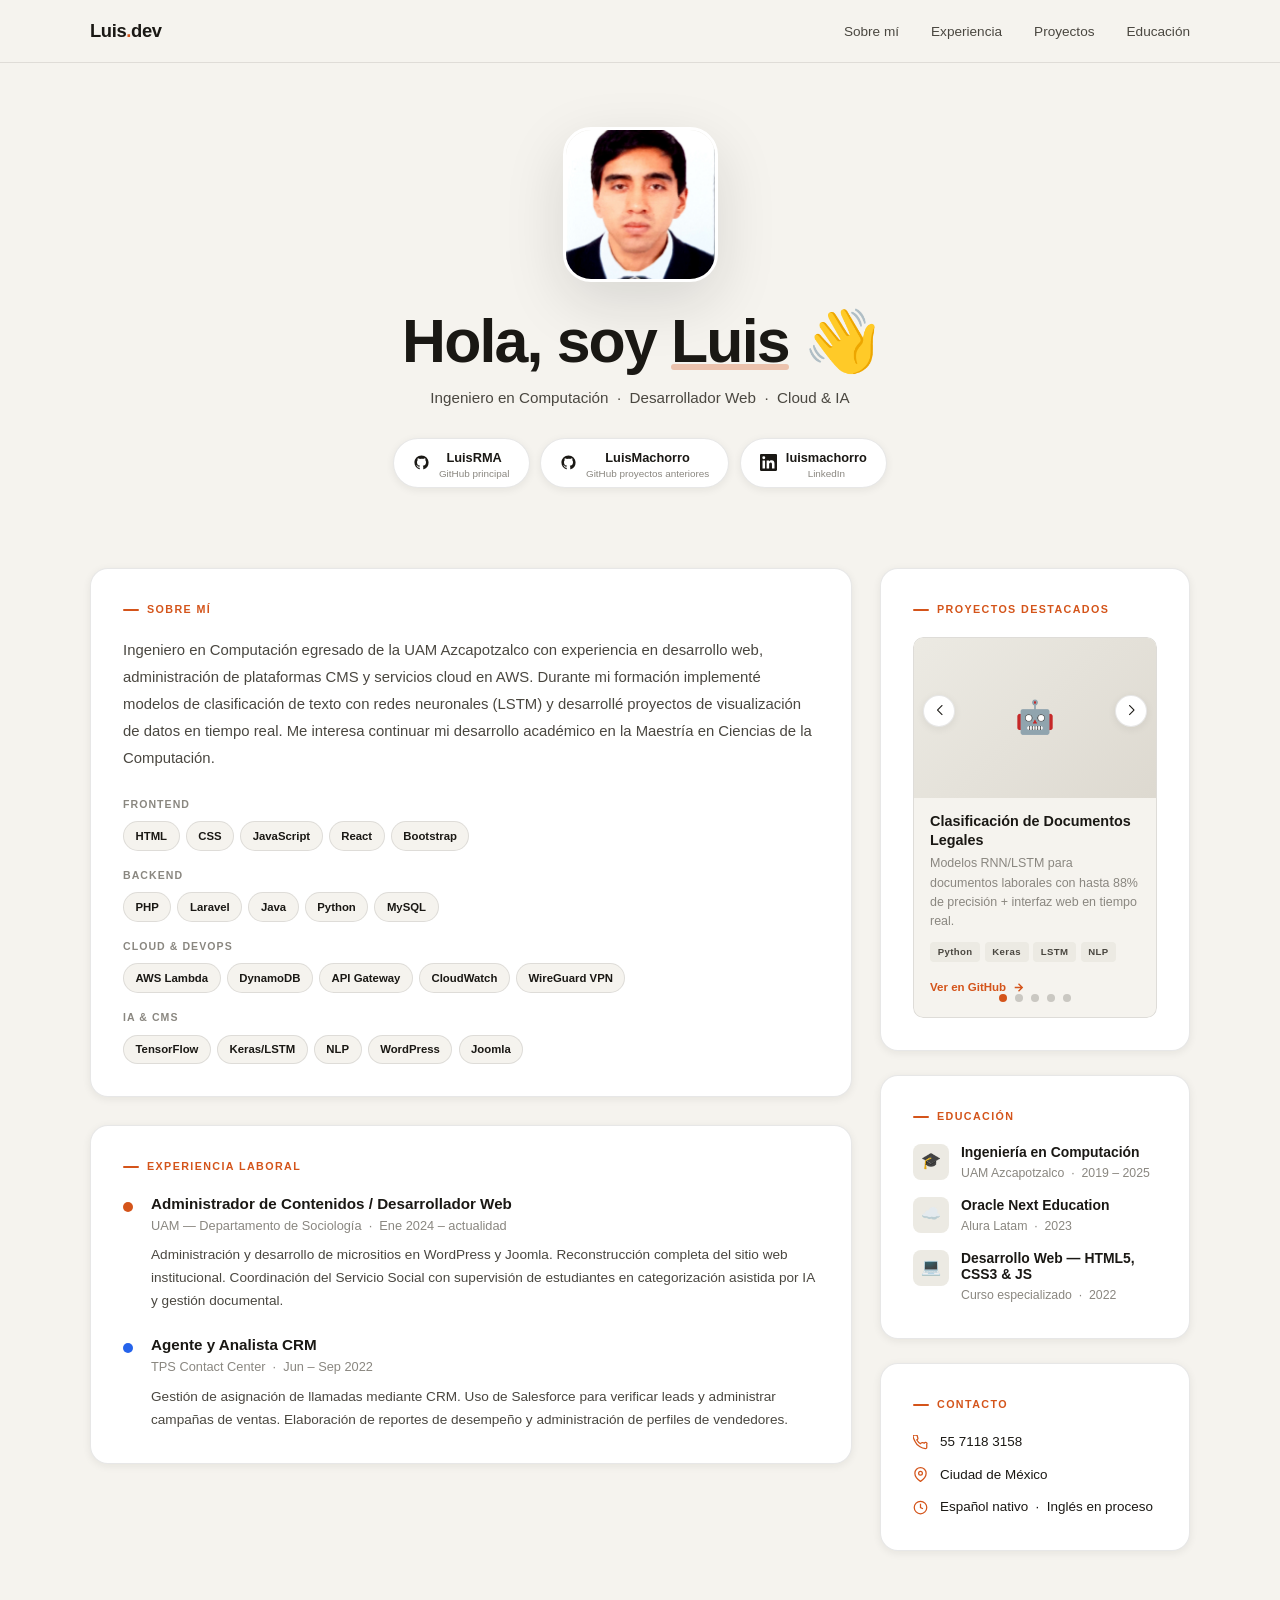
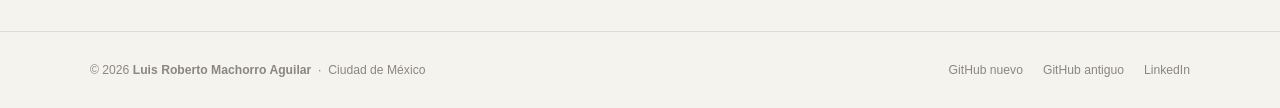
<file: index.html>
<!DOCTYPE html>
<html lang="es">
<head>
  <meta charset="UTF-8" />
  <meta name="viewport" content="width=device-width, initial-scale=1.0" />
  <title>Luis Machorro </title>
  <link rel="preconnect" href="https://fonts.googleapis.com" />
  <link href="https://api.fontshare.com/v2/css?f[]=clash-display@400,600,700&f[]=cabinet-grotesk@300,400,500,700,800&display=swap" rel="stylesheet"/>
  <link rel="stylesheet" href="https://cdn.jsdelivr.net/npm/swiper@11/swiper-bundle.min.css"/>

  <style>
    /* ─── TOKENS ─────────────────────────────── */
    :root {
      --bg:        #f5f3ee;
      --bg2:       #eceae3;
      --ink:       #1a1814;
      --ink2:      #4a4740;
      --ink3:      #8a8780;
      --accent:    #d4541a;
      --accent2:   #2563eb;
      --accent3:   #16a34a;
      --white:     #ffffff;
      --border:    rgba(26,24,20,.10);
      --radius-sm: 10px;
      --radius-md: 18px;
      --radius-lg: 28px;
      --shadow-sm: 0 2px 8px rgba(26,24,20,.07);
      --shadow-md: 0 8px 32px rgba(26,24,20,.10);
      --shadow-lg: 0 20px 60px rgba(26,24,20,.13);
      --font-head: 'Clash Display', 'Cabinet Grotesk', sans-serif;
      --font-body: 'Cabinet Grotesk', sans-serif;
      --t: .25s cubic-bezier(.4,0,.2,1);
    }

    *, *::before, *::after { box-sizing: border-box; margin: 0; padding: 0; }
    html   { scroll-behavior: smooth; }
    body   {
      background: var(--bg);
      color: var(--ink);
      font-family: var(--font-body);
      font-weight: 400;
      line-height: 1.65;
      min-height: 100vh;
    }
    a  { text-decoration: none; color: inherit; }
    ul { list-style: none; }

    .container {
      width: min(1100px, 100% - 3rem);
      margin-inline: auto;
    }

    /* ─── NAV ────────────────────────────────── */
    header {
      position: sticky; top: 0; z-index: 90;
      background: rgba(245,243,238,.9);
      backdrop-filter: blur(14px);
      border-bottom: 1px solid var(--border);
    }
    .nav-inner {
      display: flex;
      justify-content: space-between;
      align-items: center;
      padding: 1rem 0;
    }
    .nav-logo {
      font-family: var(--font-head);
      font-weight: 700;
      font-size: 1.15rem;
      letter-spacing: -.02em;
    }
    .nav-logo span { color: var(--accent); }

    .nav-links {
      display: flex; gap: 2rem; align-items: center;
    }
    .nav-links a {
      font-size: .85rem; font-weight: 500;
      color: var(--ink2);
      transition: color var(--t);
      position: relative;
    }
    .nav-links a::after {
      content: ''; position: absolute;
      left: 0; bottom: -3px;
      width: 0; height: 2px;
      background: var(--accent);
      transition: width var(--t); border-radius: 2px;
    }
    .nav-links a:hover { color: var(--accent); }
    .nav-links a:hover::after { width: 100%; }

    .nav-toggle {
      display: none; flex-direction: column; gap: 5px;
      cursor: pointer; padding: .4rem;
      border: none; background: transparent;
    }
    .nav-toggle span {
      display: block; width: 24px; height: 2px;
      background: var(--ink); border-radius: 2px;
      transition: all var(--t);
    }

    /* ─── HERO ───────────────────────────────── */
    .hero {
      padding: 4rem 0 2rem;
      text-align: center;
    }

    .hero-photo-wrap {
      width: 155px; height: 155px;
      margin: 0 auto 1.75rem;
      border-radius: var(--radius-lg);
      overflow: hidden;
      border: 3px solid var(--white);
      box-shadow: var(--shadow-lg);
      background: var(--bg2);
      animation: floatIn .8s cubic-bezier(.34,1.56,.64,1) both;
    }
    .photo-placeholder {
      width: 100%; height: 100%;
      display: flex; flex-direction: column;
      align-items: center; justify-content: center;
      gap: .4rem; color: var(--ink3);
      font-size: .75rem; font-weight: 500;
      text-align: center; padding: 1rem;
      border: 2px dashed var(--border);
      border-radius: var(--radius-lg);
      cursor: pointer; transition: all var(--t);
    }
    .photo-placeholder:hover { border-color: var(--accent); color: var(--accent); }
    .photo-placeholder svg { width: 34px; height: 34px; opacity: .35; }
    #photoImg { display:none; width:100%; height:100%; object-fit:cover; }

    .hero-greeting {
      font-family: var(--font-head);
      font-size: clamp(2.2rem, 5.5vw, 3.8rem);
      font-weight: 700;
      letter-spacing: -.03em;
      line-height: 1.05;
      margin-bottom: .65rem;
      animation: slideUp .7s .15s cubic-bezier(.34,1.2,.64,1) both;
    }
    .hero-greeting em {
      font-style: normal; position: relative; display: inline-block;
    }
    .hero-greeting em::after {
      content: ''; position: absolute;
      left: 0; bottom: 4px;
      width: 100%; height: 6px;
      background: var(--accent); border-radius: 3px;
      z-index: -1; opacity: .3;
    }
    .hero-role {
      font-size: .95rem; color: var(--ink2);
      font-weight: 400; margin-bottom: 1.75rem;
      animation: slideUp .7s .25s cubic-bezier(.34,1.2,.64,1) both;
    }

    /* ─── SOCIAL ROW ──────────────────────────── */
    .social-row {
      display: flex;
      justify-content: center;
      flex-wrap: wrap;
      gap: .65rem;
      padding-bottom: 3rem;
      animation: slideUp .7s .35s cubic-bezier(.34,1.2,.64,1) both;
    }
    .social-pill {
      display: flex; align-items: center; gap: .55rem;
      padding: .55rem 1.2rem;
      border-radius: 100px;
      border: 1.5px solid var(--border);
      background: var(--white);
      box-shadow: var(--shadow-sm);
      font-size: .8rem; font-weight: 600;
      color: var(--ink);
      transition: all var(--t);
    }
    .social-pill:hover { transform: translateY(-3px); box-shadow: var(--shadow-md); }
    .social-pill svg { width: 17px; height: 17px; flex-shrink: 0; }
    .social-pill .sub { font-size: .62rem; font-weight: 400; color: var(--ink3); display: block; line-height: 1; }

    .sp-gh1:hover  { background: #f0fdf4; color: var(--accent3); border-color: rgba(22,163,74,.3); }
    .sp-gh2:hover  { background: #f8f8f6; border-color: rgba(26,24,20,.2); }
    .sp-li:hover   { background: #eff6ff; color: var(--accent2); border-color: rgba(37,99,235,.3); }

    /* ─── MAIN GRID ──────────────────────────── */
    /* Flexbox + Grid as requested */
    .main-grid {
      display: grid;
      grid-template-columns: 1fr 310px;
      gap: 1.75rem;
      align-items: start;
      padding-bottom: 5rem;
    }

    /* left column uses flex */
    .left-col { display: flex; flex-direction: column; gap: 1.75rem; }

    /* ─── CARDS ──────────────────────────────── */
    .card {
      background: var(--white);
      border-radius: var(--radius-md);
      border: 1px solid var(--border);
      box-shadow: var(--shadow-sm);
      padding: 2rem;
    }
    .card-label {
      font-size: .67rem; font-weight: 700;
      letter-spacing: .13em; text-transform: uppercase;
      color: var(--accent); margin-bottom: 1.1rem;
      display: flex; align-items: center; gap: .5rem;
    }
    .card-label::before {
      content: ''; width: 16px; height: 2px;
      background: currentColor; border-radius: 2px;
    }

    /* ─── ABOUT ───────────────────────────────── */
    .about-text {
      font-size: .93rem; color: var(--ink2);
      line-height: 1.82; margin-bottom: 1.5rem;
    }

    /* skills */
    .skills-wrap { display: flex; flex-direction: column; gap: 1rem; }
    .skill-group-label {
      font-size: .66rem; font-weight: 700;
      letter-spacing: .1em; text-transform: uppercase;
      color: var(--ink3); margin-bottom: .5rem;
    }
    .chips { display: flex; flex-wrap: wrap; gap: .38rem; }
    .chip {
      padding: .28rem .72rem; border-radius: 100px;
      font-size: .71rem; font-weight: 600;
      border: 1.5px solid var(--border);
      background: var(--bg); color: var(--ink);
      transition: all var(--t); cursor: default;
    }
    .chip:hover       { border-color: var(--accent);  color: var(--accent);  background: #fff5f0; }
    .chip.cl:hover    { border-color: var(--accent2); color: var(--accent2); background: #eff6ff; }
    .chip.ai:hover    { border-color: var(--accent3); color: var(--accent3); background: #f0fdf4; }

    /* ─── EXPERIENCE ──────────────────────────── */
    .exp-list { display: flex; flex-direction: column; gap: 1.4rem; }
    .exp-item { display: grid; grid-template-columns: 12px 1fr; gap: .75rem 1rem; }
    .exp-dot {
      width: 10px; height: 10px; border-radius: 50%;
      background: var(--accent); margin-top: .5rem; flex-shrink: 0;
    }
    .exp-role  { font-weight: 700; font-size: .95rem; line-height: 1.25; }
    .exp-co    { font-size: .8rem; color: var(--ink3); margin: .15rem 0 .45rem; }
    .exp-desc  { font-size: .85rem; color: var(--ink2); line-height: 1.7; }

    /* ─── SIDEBAR ─────────────────────────────── */
    .right-col { display: flex; flex-direction: column; gap: 1.5rem; }

    /* projects */
    .proj-list { display: flex; flex-direction: column; gap: .9rem; }
    .proj-item {
      padding: .95rem 1rem;
      border-radius: var(--radius-sm);
      background: var(--bg);
      border: 1px solid var(--border);
      transition: all var(--t);
    }
    .proj-item:hover {
      transform: translateX(5px);
      border-color: rgba(212,84,26,.35);
      background: #fff8f5;
    }
    .proj-name { font-weight: 700; font-size: .86rem; margin-bottom: .2rem; line-height: 1.3; }
    .proj-desc { font-size: .77rem; color: var(--ink3); line-height: 1.55; margin-bottom: .55rem; }
    .proj-stack { display: flex; flex-wrap: wrap; gap: .28rem; }
    .ptag {
      padding: .14rem .48rem; border-radius: 4px;
      font-size: .6rem; font-weight: 700;
      letter-spacing: .04em;
      background: var(--bg2); color: var(--ink2);
    }

    /* education */
    .edu-list { display: flex; flex-direction: column; gap: .85rem; }
    .edu-item  { display: flex; gap: .75rem; align-items: flex-start; }
    .edu-icon  {
      width: 36px; height: 36px; border-radius: 8px;
      background: var(--bg2);
      display: flex; align-items: center; justify-content: center;
      font-size: 1rem; flex-shrink: 0;
    }
    .edu-name   { font-weight: 700; font-size: .87rem; line-height: 1.2; margin-bottom: .15rem; }
    .edu-school { font-size: .77rem; color: var(--ink3); }

    /* contact */
    .contact-list { display: flex; flex-direction: column; gap: .65rem; }
    .contact-row  { display: flex; align-items: center; gap: .75rem; font-size: .84rem; }
    .contact-row svg { width: 15px; height: 15px; color: var(--accent); flex-shrink: 0; }

    /* ─── FOOTER ──────────────────────────────── */
    footer {
      border-top: 1px solid var(--border);
      padding: 1.75rem 0;
    }
    .footer-inner {
      display: flex; justify-content: space-between;
      align-items: center; flex-wrap: wrap; gap: 1rem;
      font-size: .76rem; color: var(--ink3);
    }
    .footer-links { display: flex; gap: 1.25rem; }
    .footer-links a {
      transition: color var(--t);
    }
    .footer-links a:hover { color: var(--ink); }

    /* ─── ANIMATIONS ──────────────────────────── */
    @keyframes floatIn {
      from { opacity:0; transform: scale(.82) translateY(18px); }
      to   { opacity:1; transform: scale(1)  translateY(0); }
    }
    @keyframes slideUp {
      from { opacity:0; transform: translateY(18px); }
      to   { opacity:1; transform: translateY(0); }
    }
    .reveal {
      opacity: 0; transform: translateY(18px);
      transition: opacity .55s ease, transform .55s ease;
    }
    .reveal.visible { opacity:1; transform: translateY(0); }

    /* ─── CARRUSEL ───────────────────────────── */
    .swiper {
      width: 100%;
      border-radius: var(--radius-sm);
      overflow: hidden;
    }
    .swiper-slide {
      background: var(--bg);
      border-radius: var(--radius-sm);
      border: 1px solid var(--border);
      overflow: hidden;
    }
    .slide-img {
      width: 100%;
      height: 160px;
      object-fit: cover;
      display: block;
      background: var(--bg2);
    }
    /* placeholder cuando no hay imagen */
    .slide-img-placeholder {
      width: 100%; height: 160px;
      background: linear-gradient(135deg, var(--bg2) 0%, #ddd9d0 100%);
      display: flex; align-items: center; justify-content: center;
      font-size: 2rem;
    }
    .slide-body { padding: .9rem 1rem 1.1rem; }
    .slide-name { font-weight: 700; font-size: .9rem; margin-bottom: .3rem; line-height: 1.3; }
    .slide-desc { font-size: .78rem; color: var(--ink3); line-height: 1.55; margin-bottom: .65rem; }
    .slide-stack { display: flex; flex-wrap: wrap; gap: .28rem; margin-bottom: .7rem; }
    .slide-link {
      display: inline-flex; align-items: center; gap: .35rem;
      font-size: .72rem; font-weight: 700;
      color: var(--accent); transition: gap var(--t);
    }
    .slide-link:hover { gap: .55rem; }
    .slide-link svg { width: 13px; height: 13px; }

    /* botones swiper */
    .swiper-button-next,
    .swiper-button-prev {
      width: 32px !important; height: 32px !important;
      background: var(--white);
      border-radius: 50%;
      box-shadow: var(--shadow-sm);
      border: 1px solid var(--border);
      color: var(--ink) !important;
      top: 80px !important;
    }
    .swiper-button-next::after,
    .swiper-button-prev::after {
      font-size: .65rem !important; font-weight: 900;
    }
    .swiper-pagination-bullet {
      background: var(--ink3) !important;
      opacity: .4;
    }
    .swiper-pagination-bullet-active {
      background: var(--accent) !important;
      opacity: 1;
    }

    /* ─── RESPONSIVE ──────────────────────────── */
    @media (max-width: 820px) {
      .main-grid { grid-template-columns: 1fr; }
    }
    @media (max-width: 580px) {
      .nav-links {
        display: none; flex-direction: column; gap: 1rem;
        position: absolute; top: 100%; left: 0; right: 0;
        background: rgba(245,243,238,.97);
        backdrop-filter: blur(14px);
        padding: 1.5rem 1.5rem;
        border-bottom: 1px solid var(--border);
        z-index: 80;
      }
      .nav-links.open { display: flex; }
      .nav-toggle     { display: flex; }
      .card           { padding: 1.4rem; }
      .hero-greeting  { font-size: 2rem; }
    }
  </style>
</head>
<body>

<!-- ─── HEADER ─────────────────────────── -->
<header>
  <div class="container">
    <nav class="nav-inner">
      <div class="nav-logo">Luis<span>.</span>dev</div>
      <ul class="nav-links" id="navLinks">
        <li><a href="#sobre-mi">Sobre mí</a></li>
        <li><a href="#experiencia">Experiencia</a></li>
        <li><a href="#proyectos">Proyectos</a></li>
        <li><a href="#educacion">Educación</a></li>
      </ul>
      <button class="nav-toggle" id="navToggle" aria-label="Menú">
        <span></span><span></span><span></span>
      </button>
    </nav>
  </div>
</header>

<!-- ─── HERO ──────────────────────────── -->
<section class="hero">
  <div class="container">

    <!-- FOTO (subible) -->
     <!-- FOTO (subible) -->
    <div class="hero-photo-wrap">
      <img src="Img/yo.jpg" alt="Luis Machorro" style="width:100%; height:100%; object-fit:cover; display:block;" />
    </div>

    <h1 class="hero-greeting">Hola, soy <em>Luis</em> 👋</h1>
    <p class="hero-role">Ingeniero en Computación &nbsp;·&nbsp; Desarrollador Web &nbsp;·&nbsp; Cloud & IA</p>

    <!-- REDES SOCIALES -->
    <div class="social-row">
      <a href="https://github.com/LuisRMA" target="_blank" class="social-pill sp-gh1">
        <svg viewBox="0 0 24 24" fill="currentColor"><path d="M12 2C6.477 2 2 6.484 2 12.017c0 4.425 2.865 8.18 6.839 9.504.5.092.682-.217.682-.483 0-.237-.008-.868-.013-1.703-2.782.605-3.369-1.343-3.369-1.343-.454-1.158-1.11-1.466-1.11-1.466-.908-.62.069-.608.069-.608 1.003.07 1.531 1.032 1.531 1.032.892 1.53 2.341 1.088 2.91.832.092-.647.35-1.088.636-1.338-2.22-.253-4.555-1.113-4.555-4.951 0-1.093.39-1.988 1.029-2.688-.103-.253-.446-1.272.098-2.65 0 0 .84-.27 2.75 1.026A9.564 9.564 0 0112 6.844c.85.004 1.705.115 2.504.337 1.909-1.296 2.747-1.027 2.747-1.027.546 1.379.202 2.398.1 2.651.64.7 1.028 1.595 1.028 2.688 0 3.848-2.339 4.695-4.566 4.943.359.309.678.92.678 1.855 0 1.338-.012 2.419-.012 2.747 0 .268.18.58.688.482A10.019 10.019 0 0022 12.017C22 6.484 17.522 2 12 2z"/></svg>
        <div><span>LuisRMA</span><span class="sub">GitHub principal</span></div>
      </a>

      <a href="https://github.com/LuisMachorro" target="_blank" class="social-pill sp-gh2">
        <svg viewBox="0 0 24 24" fill="currentColor"><path d="M12 2C6.477 2 2 6.484 2 12.017c0 4.425 2.865 8.18 6.839 9.504.5.092.682-.217.682-.483 0-.237-.008-.868-.013-1.703-2.782.605-3.369-1.343-3.369-1.343-.454-1.158-1.11-1.466-1.11-1.466-.908-.62.069-.608.069-.608 1.003.07 1.531 1.032 1.531 1.032.892 1.53 2.341 1.088 2.91.832.092-.647.35-1.088.636-1.338-2.22-.253-4.555-1.113-4.555-4.951 0-1.093.39-1.988 1.029-2.688-.103-.253-.446-1.272.098-2.65 0 0 .84-.27 2.75 1.026A9.564 9.564 0 0112 6.844c.85.004 1.705.115 2.504.337 1.909-1.296 2.747-1.027 2.747-1.027.546 1.379.202 2.398.1 2.651.64.7 1.028 1.595 1.028 2.688 0 3.848-2.339 4.695-4.566 4.943.359.309.678.92.678 1.855 0 1.338-.012 2.419-.012 2.747 0 .268.18.58.688.482A10.019 10.019 0 0022 12.017C22 6.484 17.522 2 12 2z"/></svg>
        <div><span>LuisMachorro</span><span class="sub">GitHub proyectos anteriores</span></div>
      </a>

      <a href="https://linkedin.com/in/luismachorro" target="_blank" class="social-pill sp-li">
        <svg viewBox="0 0 24 24" fill="currentColor"><path d="M20.447 20.452h-3.554v-5.569c0-1.328-.027-3.037-1.852-3.037-1.853 0-2.136 1.445-2.136 2.939v5.667H9.351V9h3.414v1.561h.046c.477-.9 1.637-1.85 3.37-1.85 3.601 0 4.267 2.37 4.267 5.455v6.286zM5.337 7.433a2.062 2.062 0 01-2.063-2.065 2.064 2.064 0 112.063 2.065zm1.782 13.019H3.555V9h3.564v11.452zM22.225 0H1.771C.792 0 0 .774 0 1.729v20.542C0 23.227.792 24 1.771 24h20.451C23.2 24 24 23.227 24 22.271V1.729C24 .774 23.2 0 22.222 0h.003z"/></svg>
        <div><span>luismachorro</span><span class="sub">LinkedIn</span></div>
      </a>
    </div>

  </div>
</section>

<!-- ─── MAIN ───────────────────────────── -->
<main class="container">
  <div class="main-grid">

    <!-- COLUMNA IZQUIERDA (flex) -->
    <div class="left-col">

      <!-- SOBRE MÍ -->
      <div class="card reveal" id="sobre-mi">
        <p class="card-label">Sobre mí</p>
        <p class="about-text">
          Ingeniero en Computación egresado de la UAM Azcapotzalco con experiencia en desarrollo web, administración de plataformas CMS y servicios cloud en AWS. Durante mi formación implementé modelos de clasificación de texto con redes neuronales (LSTM) y desarrollé proyectos de visualización de datos en tiempo real. Me interesa continuar mi desarrollo académico en la Maestría en Ciencias de la Computación.
        </p>
        <div class="skills-wrap">
          <div>
            <div class="skill-group-label">Frontend</div>
            <div class="chips">
              <span class="chip">HTML</span><span class="chip">CSS</span>
              <span class="chip">JavaScript</span><span class="chip">React</span>
              <span class="chip">Bootstrap</span>
            </div>
          </div>
          <div>
            <div class="skill-group-label">Backend</div>
            <div class="chips">
              <span class="chip">PHP</span><span class="chip">Laravel</span>
              <span class="chip">Java</span><span class="chip">Python</span>
              <span class="chip">MySQL</span>
            </div>
          </div>
          <div>
            <div class="skill-group-label">Cloud & DevOps</div>
            <div class="chips">
              <span class="chip cl">AWS Lambda</span><span class="chip cl">DynamoDB</span>
              <span class="chip cl">API Gateway</span><span class="chip cl">CloudWatch</span>
              <span class="chip cl">WireGuard VPN</span>
            </div>
          </div>
          <div>
            <div class="skill-group-label">IA & CMS</div>
            <div class="chips">
              <span class="chip ai">TensorFlow</span><span class="chip ai">Keras/LSTM</span>
              <span class="chip ai">NLP</span><span class="chip">WordPress</span>
              <span class="chip">Joomla</span>
            </div>
          </div>
        </div>
      </div>

      <!-- EXPERIENCIA -->
      <div class="card reveal" id="experiencia">
        <p class="card-label">Experiencia Laboral</p>
        <div class="exp-list">
          <div class="exp-item">
            <div class="exp-dot"></div>
            <div>
              <div class="exp-role">Administrador de Contenidos / Desarrollador Web</div>
              <div class="exp-co">UAM — Departamento de Sociología &nbsp;·&nbsp; Ene 2024 – actualidad</div>
              <div class="exp-desc">Administración y desarrollo de micrositios en WordPress y Joomla. Reconstrucción completa del sitio web institucional. Coordinación del Servicio Social con supervisión de estudiantes en categorización asistida por IA y gestión documental.</div>
            </div>
          </div>
          <div class="exp-item">
            <div class="exp-dot" style="background:var(--accent2)"></div>
            <div>
              <div class="exp-role">Agente y Analista CRM</div>
              <div class="exp-co">TPS Contact Center &nbsp;·&nbsp; Jun – Sep 2022</div>
              <div class="exp-desc">Gestión de asignación de llamadas mediante CRM. Uso de Salesforce para verificar leads y administrar campañas de ventas. Elaboración de reportes de desempeño y administración de perfiles de vendedores.</div>
            </div>
          </div>
        </div>
      </div>

    </div>

    <!-- COLUMNA DERECHA (flex) -->
    <aside class="right-col" id="proyectos">

      <!-- PROYECTOS -->
      <div class="card reveal">
        <p class="card-label">Proyectos Destacados</p>

        <div class="swiper" id="proyectosSwiper">
          <div class="swiper-wrapper">

            <!-- Slide 1 -->
            <div class="swiper-slide">
              <div class="slide-img-placeholder">🤖</div>
              <div class="slide-body">
                <div class="slide-name">Clasificación de Documentos Legales</div>
                <div class="slide-desc">Modelos RNN/LSTM para documentos laborales con hasta 88% de precisión + interfaz web en tiempo real.</div>
                <div class="slide-stack">
                  <span class="ptag">Python</span><span class="ptag">Keras</span>
                  <span class="ptag">LSTM</span><span class="ptag">NLP</span>
                </div>
                <a href="https://github.com/LuisRMA" target="_blank" class="slide-link">
                  Ver en GitHub
                  <svg viewBox="0 0 24 24" fill="none" stroke="currentColor" stroke-width="2.5"><path d="M5 12h14M12 5l7 7-7 7"/></svg>
                </a>
              </div>
            </div>

            <!-- Slide 2 -->
            <div class="swiper-slide">
              <img class="slide-img" src="Img/ambientales.jpg" alt="Visualización de Datos Ambientales">
              <div class="slide-body">
                <div class="slide-name">Visualización de Datos Ambientales</div>
                <div class="slide-desc">Plataforma en tiempo real con sensores Smability, gráficas dinámicas y análisis estadístico en AWS.</div>
                <div class="slide-stack">
                  <span class="ptag">AWS Lambda</span><span class="ptag">DynamoDB</span><span class="ptag">Python</span>
                </div>
                <a href="https://github.com/LuisRMA" target="_blank" class="slide-link">
                  Ver en GitHub
                  <svg viewBox="0 0 24 24" fill="none" stroke="currentColor" stroke-width="2.5"><path d="M5 12h14M12 5l7 7-7 7"/></svg>
                </a>
              </div>
            </div>

            <!-- Slide 3 -->
            <div class="swiper-slide">
              <img class="slide-img" src="Img/sociologia.png" alt="Sitio Institucional — Sociología UAM">
              <div class="slide-body">
                <div class="slide-name">Sitio Institucional — Sociología UAM</div>
                <div class="slide-desc">Reconstrucción completa con directorio interactivo de docentes, animaciones y diseño accesible.</div>
                <div class="slide-stack">
                  <span class="ptag">WordPress</span><span class="ptag">Joomla</span><span class="ptag">JS</span>
                </div>
                <a href="https://github.com/LuisRMA" target="_blank" class="slide-link">
                  Ver en GitHub
                  <svg viewBox="0 0 24 24" fill="none" stroke="currentColor" stroke-width="2.5"><path d="M5 12h14M12 5l7 7-7 7"/></svg>
                </a>
              </div>
            </div>

            <!-- Slide 4 -->
            <div class="swiper-slide">
              <img class="slide-img" src="Img/gym.jpg" alt="Sistema de Gestión de Gimnasio">
              <div class="slide-body">
                <div class="slide-name">Sistema de Gestión de Gimnasio</div>
                <div class="slide-desc">Módulos Laravel: socios, membresías, corte del día, histórico y exportación a Excel.</div>
                <div class="slide-stack">
                  <span class="ptag">PHP</span><span class="ptag">Laravel</span><span class="ptag">MySQL</span>
                </div>
                <a href="https://github.com/LuisRMA" target="_blank" class="slide-link">
                  Ver en GitHub
                  <svg viewBox="0 0 24 24" fill="none" stroke="currentColor" stroke-width="2.5"><path d="M5 12h14M12 5l7 7-7 7"/></svg>
                </a>
              </div>
            </div>

            <!-- Slide 5 -->
            <div class="swiper-slide">
              <div class="slide-img-placeholder">🔒</div>
              <div class="slide-body">
                <div class="slide-name">Infraestructura VPN Centralizada</div>
                <div class="slide-desc">VPS con WireGuard para centralizar tráfico de 10 clientes bajo una misma IP pública.</div>
                <div class="slide-stack">
                  <span class="ptag">Ubuntu</span><span class="ptag">WireGuard</span><span class="ptag">Linux</span>
                </div>
                <a href="https://github.com/LuisRMA" target="_blank" class="slide-link">
                  Ver en GitHub
                  <svg viewBox="0 0 24 24" fill="none" stroke="currentColor" stroke-width="2.5"><path d="M5 12h14M12 5l7 7-7 7"/></svg>
                </a>
              </div>
            </div>

          </div>
          <div class="swiper-pagination"></div>
          <div class="swiper-button-prev"></div>
          <div class="swiper-button-next"></div>
        </div>
      </div>

      <!-- EDUCACIÓN -->
      <div class="card reveal" id="educacion">
        <p class="card-label">Educación</p>
        <div class="edu-list">
          <div class="edu-item">
            <div class="edu-icon">🎓</div>
            <div>
              <div class="edu-name">Ingeniería en Computación</div>
              <div class="edu-school">UAM Azcapotzalco &nbsp;·&nbsp; 2019 – 2025</div>
            </div>
          </div>
          <div class="edu-item">
            <div class="edu-icon">☁️</div>
            <div>
              <div class="edu-name">Oracle Next Education</div>
              <div class="edu-school">Alura Latam &nbsp;·&nbsp; 2023</div>
            </div>
          </div>
          <div class="edu-item">
            <div class="edu-icon">💻</div>
            <div>
              <div class="edu-name">Desarrollo Web — HTML5, CSS3 & JS</div>
              <div class="edu-school">Curso especializado &nbsp;·&nbsp; 2022</div>
            </div>
          </div>
        </div>
      </div>

      <!-- CONTACTO -->
      <div class="card reveal">
        <p class="card-label">Contacto</p>
        <div class="contact-list">
          <div class="contact-row">
            <svg viewBox="0 0 24 24" fill="none" stroke="currentColor" stroke-width="2"><path d="M22 16.92v3a2 2 0 01-2.18 2 19.79 19.79 0 01-8.63-3.07A19.5 19.5 0 013.07 9.81a19.79 19.79 0 01-3.07-8.67A2 2 0 012 .18h3a2 2 0 012 1.72c.127.96.361 1.903.7 2.81a2 2 0 01-.45 2.11L6.09 7.91a16 16 0 006 6l1.27-1.27a2 2 0 012.11-.45c.907.339 1.85.573 2.81.7A2 2 0 0122 14.92z"/></svg>
            <span>55 7118 3158</span>
          </div>
          <div class="contact-row">
            <svg viewBox="0 0 24 24" fill="none" stroke="currentColor" stroke-width="2"><path d="M21 10c0 7-9 13-9 13s-9-6-9-13a9 9 0 0118 0z"/><circle cx="12" cy="10" r="3"/></svg>
            <span>Ciudad de México</span>
          </div>
          <div class="contact-row">
            <svg viewBox="0 0 24 24" fill="none" stroke="currentColor" stroke-width="2"><circle cx="12" cy="12" r="10"/><polyline points="12 6 12 12 16 14"/></svg>
            <span>Español nativo &nbsp;·&nbsp; Inglés en proceso</span>
          </div>
        </div>
      </div>

    </aside>
  </div>
</main>

<!-- ─── FOOTER ─────────────────────────── -->
<footer>
  <div class="container">
    <div class="footer-inner">
      <span>© 2026 <strong>Luis Roberto Machorro Aguilar</strong> &nbsp;·&nbsp; Ciudad de México</span>
      <div class="footer-links">
        <a href="https://github.com/LuisRMA" target="_blank">GitHub nuevo</a>
        <a href="https://github.com/LuisMachorro" target="_blank">GitHub antiguo</a>
        <a href="https://linkedin.com/in/luismachorro" target="_blank">LinkedIn</a>
      </div>
    </div>
  </div>
</footer>

<script>
  /* hamburger */
  const toggle = document.getElementById('navToggle');
  const links  = document.getElementById('navLinks');
  toggle.addEventListener('click', () => links.classList.toggle('open'));
  links.querySelectorAll('a').forEach(a =>
    a.addEventListener('click', () => links.classList.remove('open'))
  );

  /* scroll reveal con stagger por columna */
  const reveals = document.querySelectorAll('.reveal');
  const io = new IntersectionObserver((entries) => {
    entries.forEach(e => {
      if (e.isIntersecting) {
        e.target.classList.add('visible');
        io.unobserve(e.target);
      }
    });
  }, { threshold: 0.07 });
  reveals.forEach((el, i) => {
    el.style.transitionDelay = `${i * 75}ms`;
    io.observe(el);
  });

  /* photo upload */
  document.getElementById('photoInput').addEventListener('change', function(e) {
    const file = e.target.files[0];
    if (!file) return;
    const reader = new FileReader();
    reader.onload = ev => {
      const img = document.getElementById('photoImg');
      img.src = ev.target.result;
      img.style.display = 'block';
      document.getElementById('photoPlaceholder').style.display = 'none';
    };
    reader.readAsDataURL(file);
  });
</script>
  <script src="https://cdn.jsdelivr.net/npm/swiper@11/swiper-bundle.min.js"></script>
  <script>
    new Swiper('#proyectosSwiper', {
      slidesPerView: 1,
      spaceBetween: 0,
      loop: true,
      pagination: { el: '.swiper-pagination', clickable: true },
      navigation: {
        nextEl: '.swiper-button-next',
        prevEl: '.swiper-button-prev',
      },
    });
  </script>

</body>
</html>
</file>
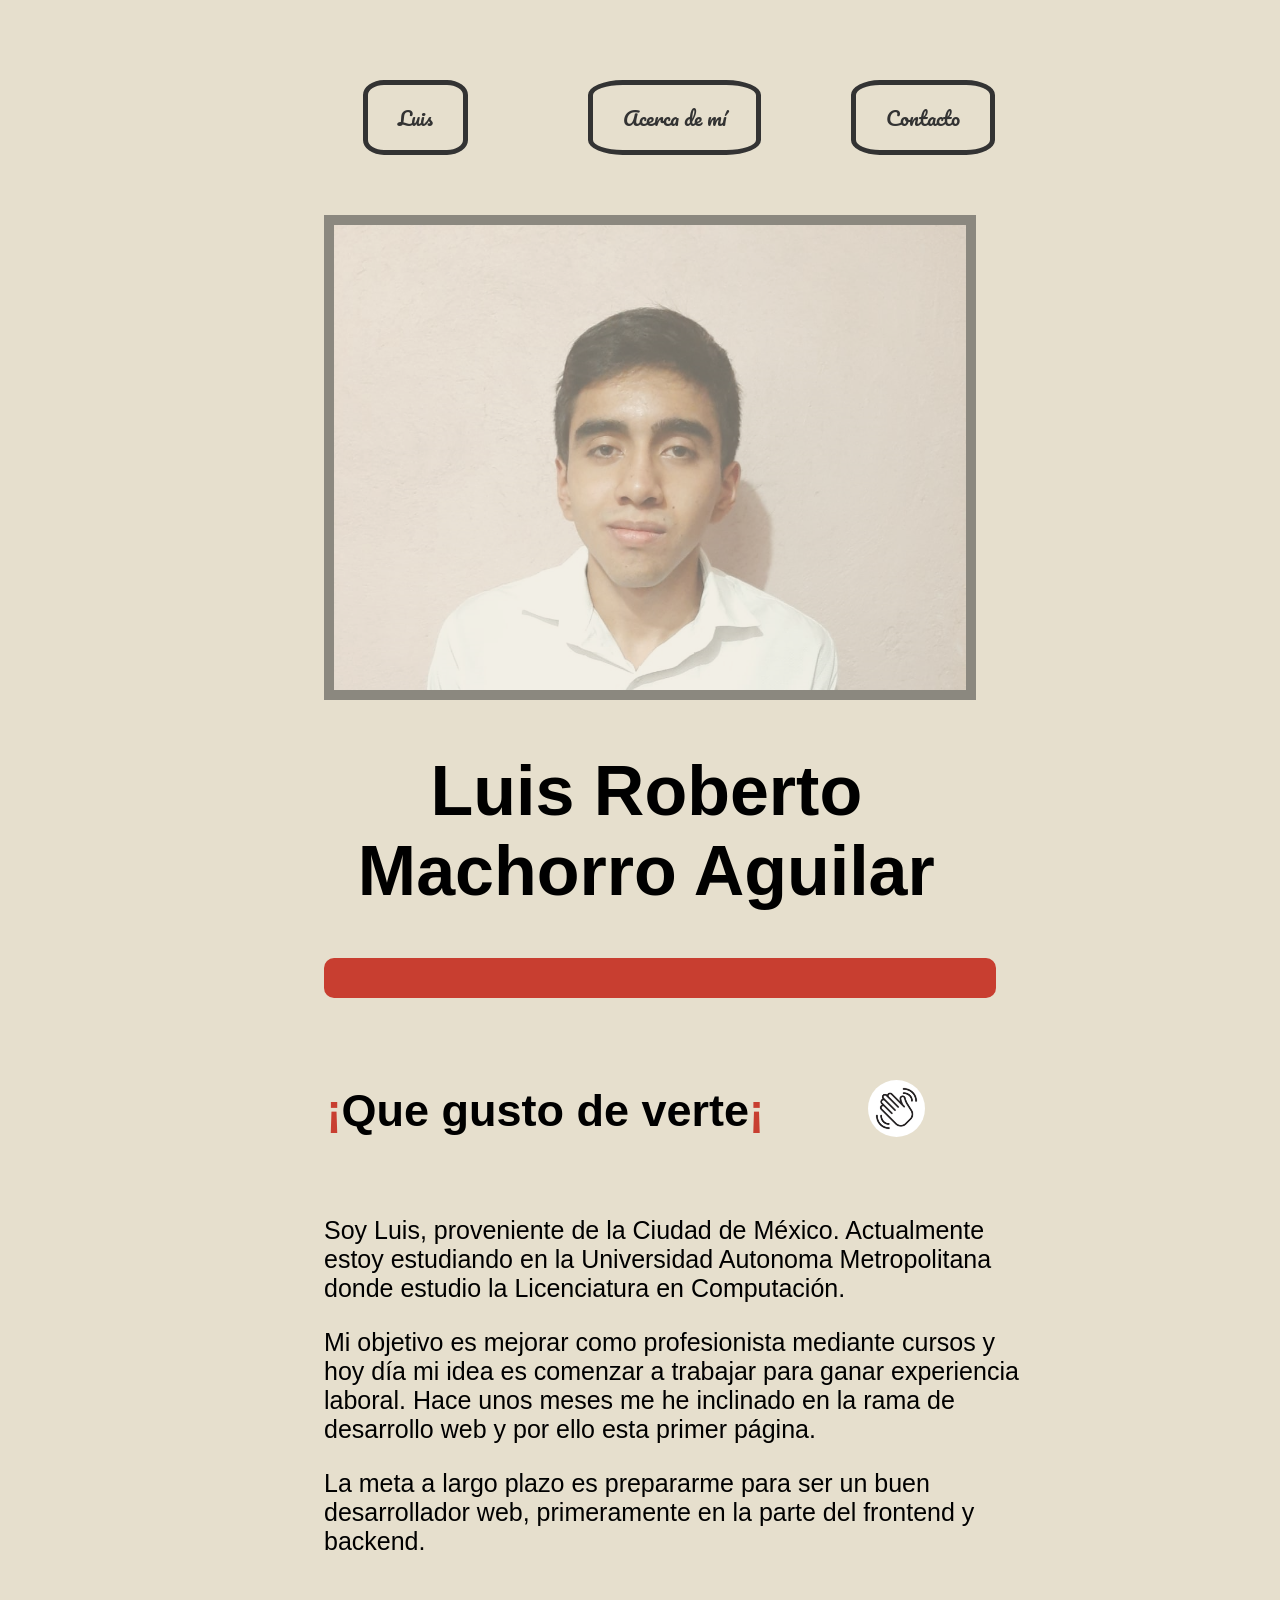
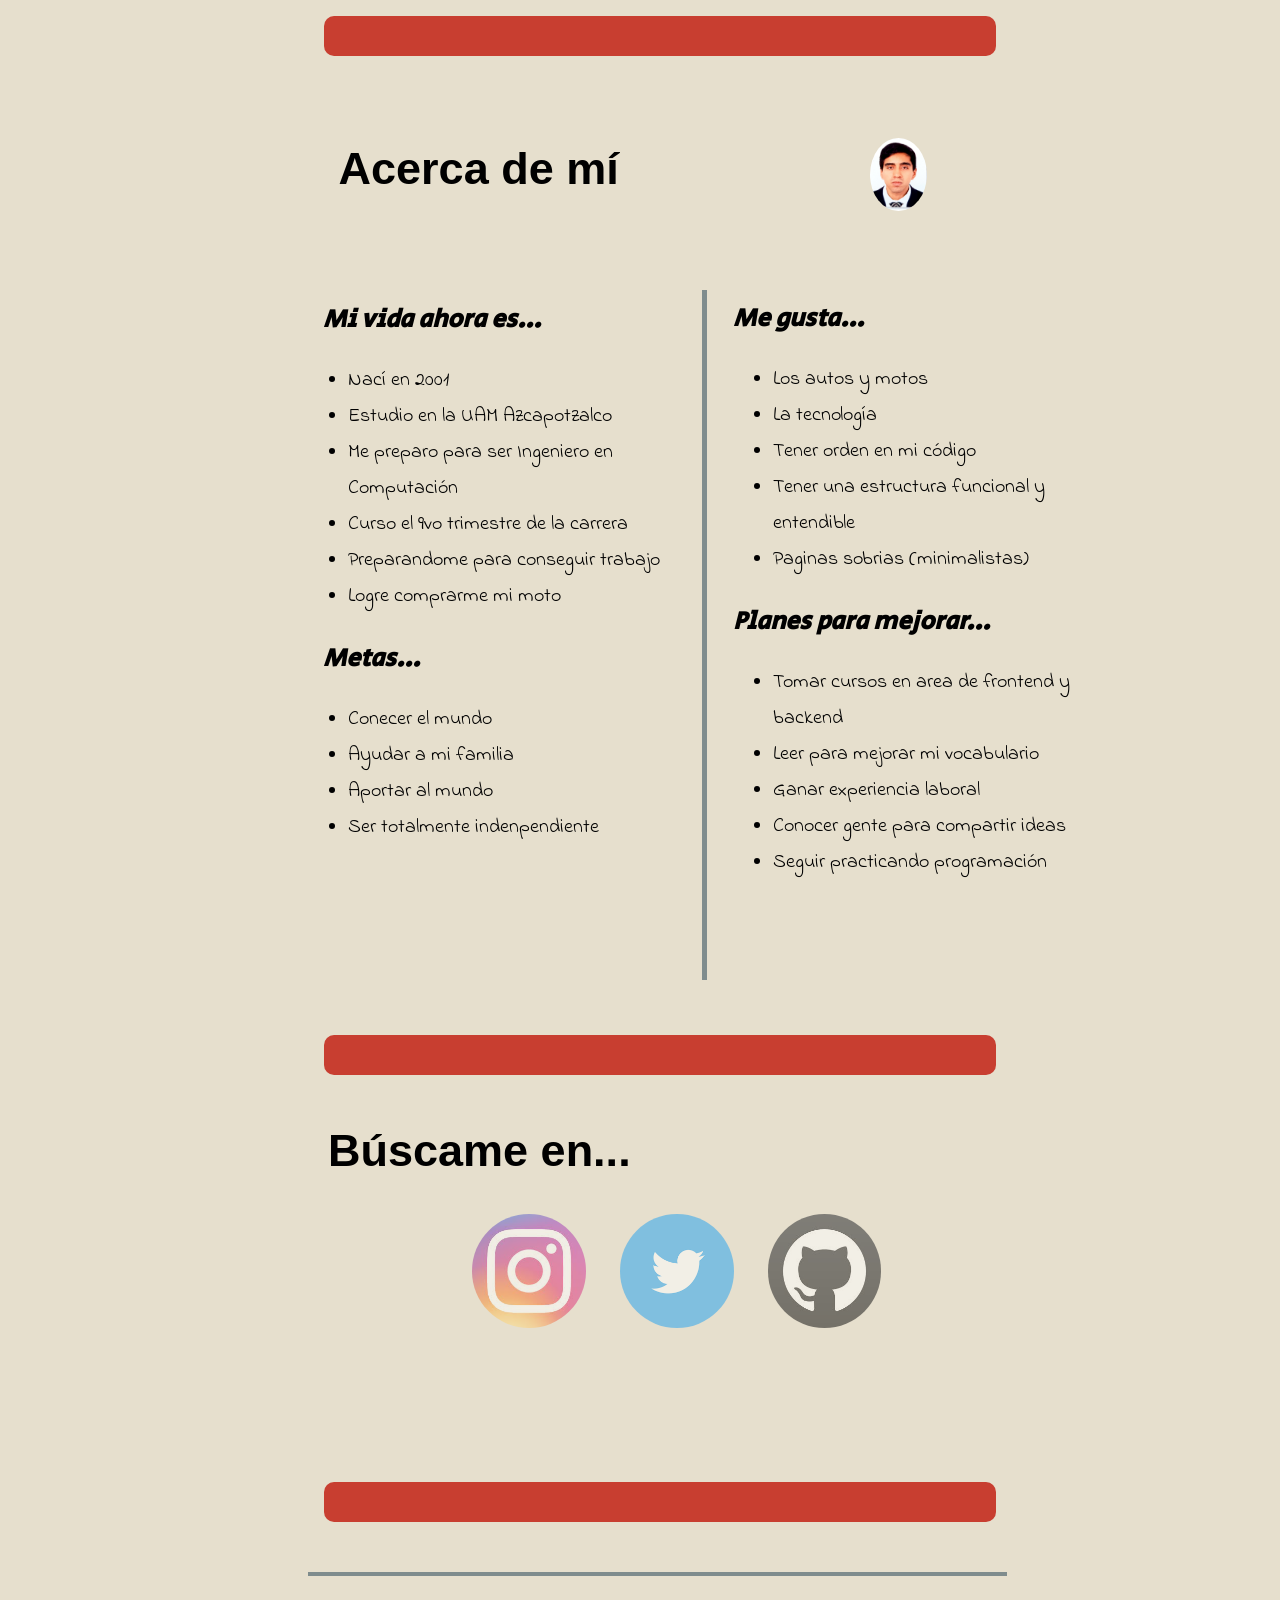
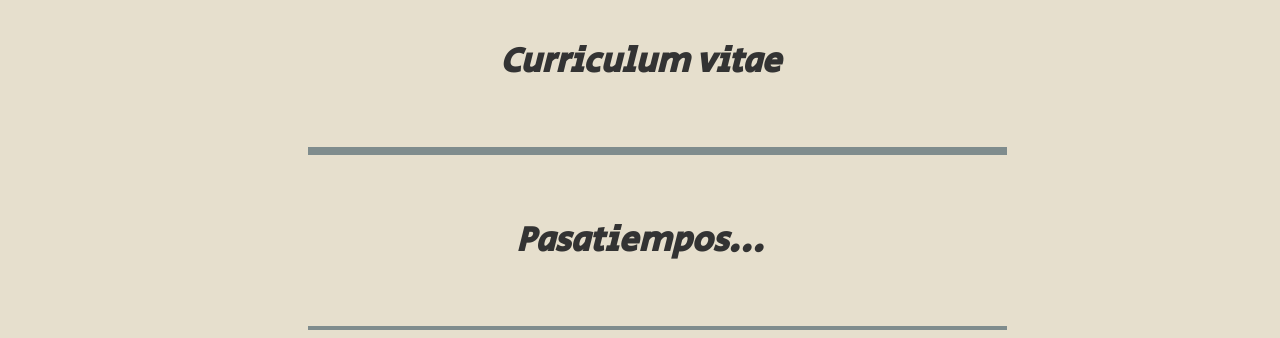
<file: Luis.html>
<!DOCTYPE html>
<html lang="en" dir="ltr">
  <head>
    <meta charset="utf-8">
    <title>Mi portafolio</title>
    <link rel="stylesheet" href="CSS/estilo.css">
    <meta name="viewport" content="width=device-width, user-scalable=no, initial-scale=1.0, maximum-scale=1.0, minimum-scale=1.0">
      <link rel="shortcut icon" href="Img/logo.PNG">

      <link rel="preconnect" href="https://fonts.googleapis.com">
<link rel="preconnect" href="https://fonts.gstatic.com" crossorigin>
<link href="https://fonts.googleapis.com/css2?family=Pacifico&display=swap" rel="stylesheet">


<link rel="preconnect" href="https://fonts.googleapis.com">
<link rel="preconnect" href="https://fonts.gstatic.com" crossorigin>
<link href="https://fonts.googleapis.com/css2?family=Odibee+Sans&family=Pacifico&display=swap" rel="stylesheet">

<link rel="preconnect" href="https://fonts.googleapis.com">
<link rel="preconnect" href="https://fonts.gstatic.com" crossorigin>
<link href="https://fonts.googleapis.com/css2?family=Fira+Sans:wght@100&display=swap" rel="stylesheet">


<link rel="preconnect" href="https://fonts.googleapis.com">
<link rel="preconnect" href="https://fonts.gstatic.com" crossorigin>
<link href="https://fonts.googleapis.com/css2?family=Secular+One&display=swap" rel="stylesheet">


<link rel="preconnect" href="https://fonts.googleapis.com">
<link rel="preconnect" href="https://fonts.gstatic.com" crossorigin>
<link href="https://fonts.googleapis.com/css2?family=Indie+Flower&display=swap" rel="stylesheet">

<link href="https://emoji-css.afeld.me/emoji.css" rel="stylesheet">
  </head>
  <body style="background-color: #e6dfcd">


  <div class="botones">
   <a href="Luis.html"  class="boton" >Luis</a>
   <a href="#acerca"  class="boton2" >Acerca de mí</a>
   <a href="#contacto"  class="boton3" >Contacto</a>
  </div>

  <div>
<img src="Img/y.jpeg" class="img1">
  </div>


<div >
  <h1 class="titulo1">Luis Roberto Machorro Aguilar</h1>
</div>

<div class="linea"> </div>

<!--SECCION 1-->
<div class="seccion1">
  <h2 class="titulo2"><font color="c83e30">¡</font>Que gusto de verte<font color="c83e30">¡</font></h2>
<img src="Img/saludo.png" class="img2">
</div>


<div >
  <p class="texto1">


  Soy Luis, proveniente de la Ciudad de México. Actualmente estoy estudiando
  en la Universidad Autonoma Metropolitana donde estudio la Licenciatura en
  Computación.


  </p>

  <div >
    <p class="texto1_1">
      Mi objetivo es mejorar como profesionista mediante cursos y hoy día mi idea es
      comenzar a trabajar para ganar experiencia laboral. Hace unos meses
      me he inclinado en la rama de desarrollo web y por ello esta primer página.
    </p>
  </div>


  <div >
    <p  class="texto1_2">
      La meta a largo plazo es prepararme para ser un buen desarrollador web, primeramente
      en la parte del frontend y backend.
    </p>
  </div>
</div>

<div class="linea"> </div>
<!--FIN SECCION 1-->


<!--ACERCA DE MI-->
<a name="acerca"></a>
<div class="aboutme" >
<h2 class="titulo3" >Acerca de mí</h2>
<img src="Img/yo.jpg" class="img3">
</div>


<div class="aboutme1">

<div class="tabla1" >
  <h3 class="titulo4"><i class="em em-railway_track" aria-role="presentation" aria-label=""></i> Mi vida ahora es...</h3>
  <ul class="tabla1_1" >
    <li>Nací en 2001</li>
    <li>Estudio en la UAM Azcapotzalco </li>
    <li>Me preparo para ser Ingeniero en Computación</li>
    <li>Curso el 9vo trimestre de la carrera</li>
    <li>Preparandome para conseguir trabajo</li>
    <li>Logre comprarme mi moto</li>
  </ul>

  <h3 class="titulo4"> <i class="em em-soon" aria-role="presentation" aria-label="SOON WITH RIGHTWARDS ARROW ABOVE"></i> Metas...</h3>
  <ul class="tabla1_1">
    <li>Conecer el mundo</li>
    <li>Ayudar a mi familia</li>
    <li>Aportar al mundo</li>
    <li>Ser totalmente indenpendiente</li>
  </ul>
</div>




<div class="linea2 "></div>

<div class="tabla2">
  <h3 class="titulo5"><i class="em em-heartpulse" aria-role="presentation" aria-label="GROWING HEART"></i> Me gusta...</h3>
  <ul class="tabla2_1">
    <li>Los autos y motos</li>
    <li>La tecnología</li>
    <li>Tener orden en mi código</li>
    <li>Tener una estructura funcional y entendible</li>
    <li>Paginas sobrias (minimalistas)</li>
  
  </ul>

  <h3 class="titulo5"><i class="em em-boat" aria-role="presentation" aria-label="SAILBOAT"></i> Planes para mejorar...</h3>
  <ul class="tabla2_1">
   <li>Tomar cursos en area de frontend y backend</li>
   <li>Leer para mejorar mi vocabulario</li>
   <li>Ganar experiencia laboral</li>
   <li>Conocer gente para compartir ideas</li>
   <li>Seguir practicando programación</li>
  </ul>
</div>



</div>
<!--FIN ACERCA DE MI-->


<div class="lineaContacto"> </div>


<!--CONTACTO-->
<a name="contacto"></a>
<div class="contacto">
<h2 class="tituloC">Búscame en... <i class="em em-mag" aria-role="presentation" aria-label="LEFT-POINTING MAGNIFYING GLASS"></i> </h2>
</div>


<div class="botones2">
 <a href="https://www.instagram.com/lui_sporsche/"   target="_blank"><img src="Img/instagram.jpg" class="ins"></a>
 <a href="https://twitter.com/Luis88609113"  target="_blank" ><img src="Img/twiter.png" class="tw"></a>
 <a href="https://github.com/LuisMachorro"   target="_blank"><img src="Img/git.jpg" class="git"></a>
</div>
<!--FIN CONTACTO-->



<!--SECCION EXTRA-->
<div class="lineaextra"> </div>

<div class="lineaextra2"></div>
<div class="extra">
  <h2 class="tituloE"> <i class="em em-bookmark_tabs" aria-role="presentation" aria-label="BOOKMARK TABS"></i> <a href="https://docs.google.com/document/d/14P2N3qM_DK7gxmj5KiD8gJIKkTAodI7oHtO4wejBuWc/edit" target="_blank"> Curriculum vitae</a></h2>
</div>
<div class="lineaextra2"></div>



<div class="lineaextra3"></div>

<div  class="extra2" >
  <h2 class="tituloE2"> <i class="em em-clock4" aria-role="presentation" aria-label="CLOCK FACE FOUR OCLOCK"></i> <a href="Pasatiempos.html" > Pasatiempos...</a></h2>
</div>

<div class="lineaextra4"></div>


<!--FIN EXTRA-->

  </body>
</html>
</file>
<file: CSS/estilo.css>
.botones{
  text-align: center;
  width: 90%;
  /*margin-left: 30%;*/
  height: auto;
  margin-top: 80px;

}

a{
  text-decoration: none;
  color: #333;
}

 .botones .boton{
   float: left;
   margin-left: 355px;
  border: 5px solid #333333;
  padding: 15px 30px;
  font-family: 'Pacifico',sans-serif;
  font-size: 20px;
  border-radius: 20%;
  margin-right: 80px;
  box-sizing: border-box;
}

.botones .boton:hover{
 background-color: #333;
 color: #FFF;
}

.botones .boton2{
  float: left;
  margin-left: 40px;
 border: 5px solid #333333;
 padding: 15px 30px;
 font-family: 'Pacifico',sans-serif;
 font-size: 20px;
 border-radius: 20%;
 margin-right: 50px;
   box-sizing: border-box;
}

.botones .boton2:hover{
 background-color: #333;
 color: #FFF;
}

.botones .boton3{
  float: left;
  margin-left: 40px;
 border: 5px solid #333333;
 padding: 15px 30px;
 font-family: 'Pacifico',sans-serif;
 font-size: 20px;
 border-radius: 20%;
 margin-right: 100px;
   box-sizing: border-box;
}

.botones .boton3:hover{
 background-color: #333;
 color: #FFF;
}

/*********Inicio************/
.img1{
  margin-top: 60px;
width: 50%;
height: 50%;
border: 10px solid #333;
margin-left: 25%;
}

.img1{
  opacity: 0.5;
  transition: 3s opacity;
}

.img1:hover{
opacity: 3;
}

.titulo1{
  margin-left: 26%;
  margin-right: 25%;
font-size: 70px;
text-align: center;
font-family: 'Odibee',sans-serif;
}

.linea{
  border: 20px solid #c83e30;
  border-style:  solid;
  width: 50%;
  margin-left: 25%;
 border-radius: 10px;
 margin-bottom: 50px;
}

/**SECCION 1**/
.seccion1{
  width: 90%;
}

 .seccion1 .titulo2{
   width: 45%;
font-family: 'Odibee',sans-serif;
  font-size: 45px;
  margin-left: 28%;
  float: left;
}

  .seccion1 .img2{
  border-radius: 50%;
  width: 5%;
  margin-left: 30px;
  margin-top: 32px;
  margin-bottom: 50px;
}

.texto1{
  width: 56%;
  font-family: 'Fira',sans-serif;
  font-size: 25px;
  margin-left: 25%;

}

.texto1_1{
  width: 56%;
  font-family: 'Fira',sans-serif;
  font-size: 25px;
  margin-left: 25%;
}

.texto1_2{
  width: 56%;
  font-family: 'Fira',sans-serif;
  font-size: 25px;
  margin-left: 25%;
  margin-bottom: 60px;
}


/*****ABOUT ME*/
.aboutme{
  width: 90%;
  text-align: center;
  margin-bottom: 20px;
}

.aboutme .titulo3{
  width: 30%;
font-family: 'Odibee',sans-serif;
 font-size: 45px;
 margin-left: 300px;
float: left;
}

 .aboutme .img3{
  border-radius: 50%;
  width: 5%;
  margin-left: 2px;
  margin-top: 32px;
  margin-bottom: 40px;

}



.aboutme1{
  margin-top: 1px;
  width: 100%;
}

.titulo4{
  font-family: 'Secular One',sans-serif;
  margin-left: 195px;
  font-size: 25px;
  font-style: oblique;
}

.titulo5{
  font-family: 'Secular One',sans-serif;
  margin-left: 10px;
  font-size: 25px;
  font-style: oblique;
}

.aboutme1 .tabla1{
  float: left;
  width: 45%;
  margin-left: 120px;
  margin-top: 1px;
}

.tabla1_1{
  margin-left: 180px;
  font-family: 'Indie Flower',sans-serif;
  line-height: 1.8;
  font-size: 20px;
}


.aboutme1 .linea2{
width: 15px;
border-left: 5px solid #7f8c8d  ;
height:690px;
margin-bottom: 20px;
margin-left: 5px;
margin-top: 15px;
float: left;

}


.aboutme1 .tabla2{

  float: left;
  width: 40%;
  margin-left: 1px;
}

.tabla2_1{
  margin-left: 10px;
  font-family: 'Indie Flower',sans-serif;
  line-height: 1.8;
  font-size: 20px;
  margin-right: 120px;
}


.lineaContacto{
  margin-top: 780px;
  border: 20px solid #c83e30;
  width: 50%;
  margin-left: 25%;
 border-radius: 10px;
 margin-bottom: 50px;
}


/****CONTACTAME****************/
.tituloC{
font-family: 'Odibee',sans-serif;
 font-size: 45px;
 margin-left: 320px;
}


.botones2{
  text-align: center;
  width: 90%;
  margin-left: 100px;
}

.ins {
  border-radius: 50%;
  width: 10%;

}

.ins{
  opacity: 0.5;
  transition: 1.5s opacity;
}

.ins:hover{
opacity: 3;
}

.tw {
  border-radius: 50%;
  width: 10%;
    margin-left: 30px;
}
.tw{
  opacity: 0.5;
  transition: 1.5s opacity;
}

.tw:hover{
opacity: 3;
}

.git {
  border-radius: 50%;
  width: 10%;
    margin-left: 30px;
}

.git{
  opacity: 0.5;
  transition: 1.5s opacity;
}

.git:hover{
opacity: 3;
}


/******EXTRA****************/
.lineaextra{
  margin-top: 150px;
  border: 20px solid #c83e30;
  width: 50%;
  margin-left: 25%;
 border-radius: 10px;
 margin-bottom: 50px;
}




 .lineaextra2{
  margin-top: 1px;
  border: 2px solid #7f8c8d ;
  width: 55%;
  margin-left: 300px;

}

.extra {
  margin-top: 1px;
  background-size: 100px;
  padding: 30px;
margin-bottom: 1px;
}

 .extra .tituloE{
  font-family: 'Secular One',sans-serif;
  text-align: center;
  font-size: 35px;
  font-style: oblique;
}

.extra:hover{
  width: 54%;
  margin-left: 280px;
  background-color: #7f8c8d ;
  color: #FFF;
}



.lineaextra3{
/* margin-top: 180px;*/
 border: 2px solid #7f8c8d ;
 width: 55%;
 margin-left: 300px;

}


.extra2 {
margin-top: 1px;
  background-size: 100px;
  padding: 30px;
margin-bottom: 1px;
}

.extra2 .tituloE2{
 font-family: 'Secular One',sans-serif;
 text-align: center;
 font-size: 35px;
 font-style: oblique;
}


.lineaextra4{
 margin-top: 1px;
 border: 2px solid #7f8c8d ;
 width: 55%;
 margin-left: 300px;
}

.extra2:hover{
  width: 54%;
  margin-left: 280px;
  background-color: #7f8c8d ;
  color: #FFF;
}


@media screen and (max-width: 800px){


  .botones
  {

width: 50%;
  }

  .boton{
    float: none;
  }

body{
  width: 80%;
}
.tabla1,
.tabla2{
  float:none;
}

}
</file>
